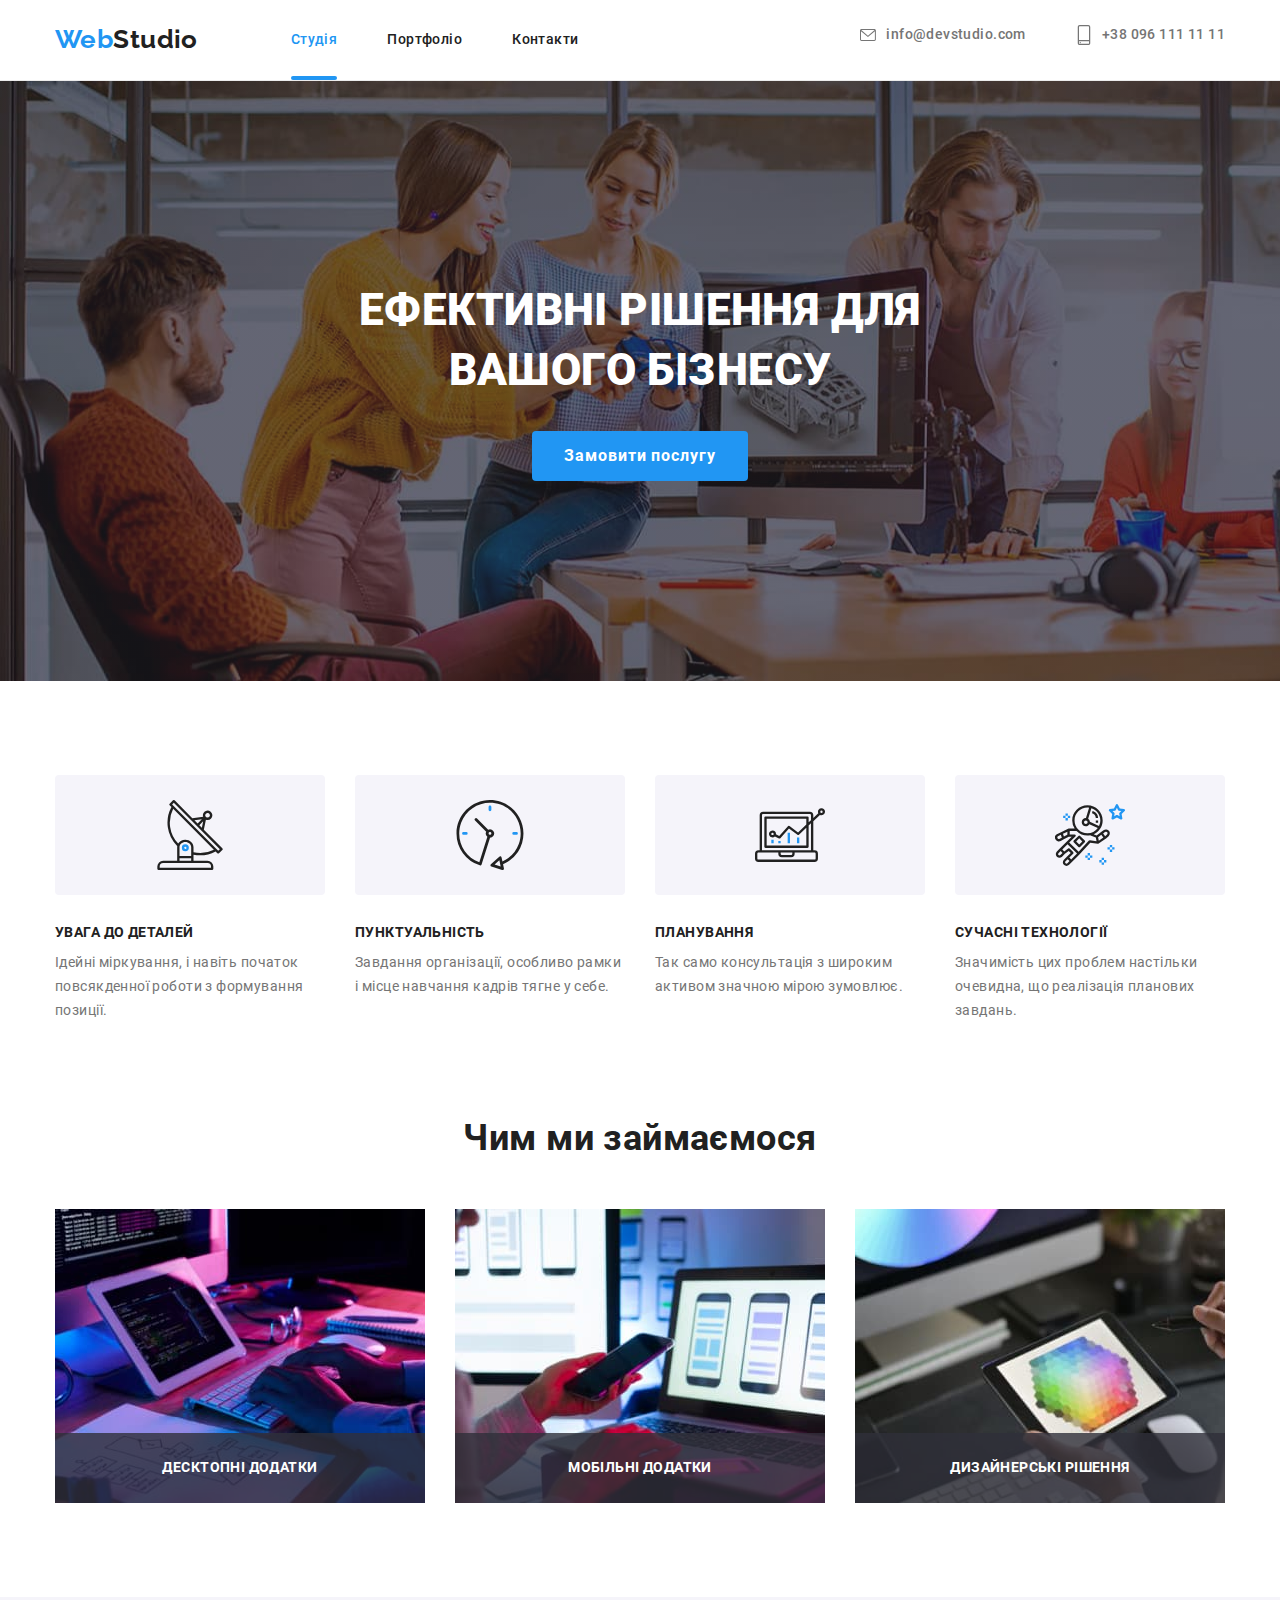
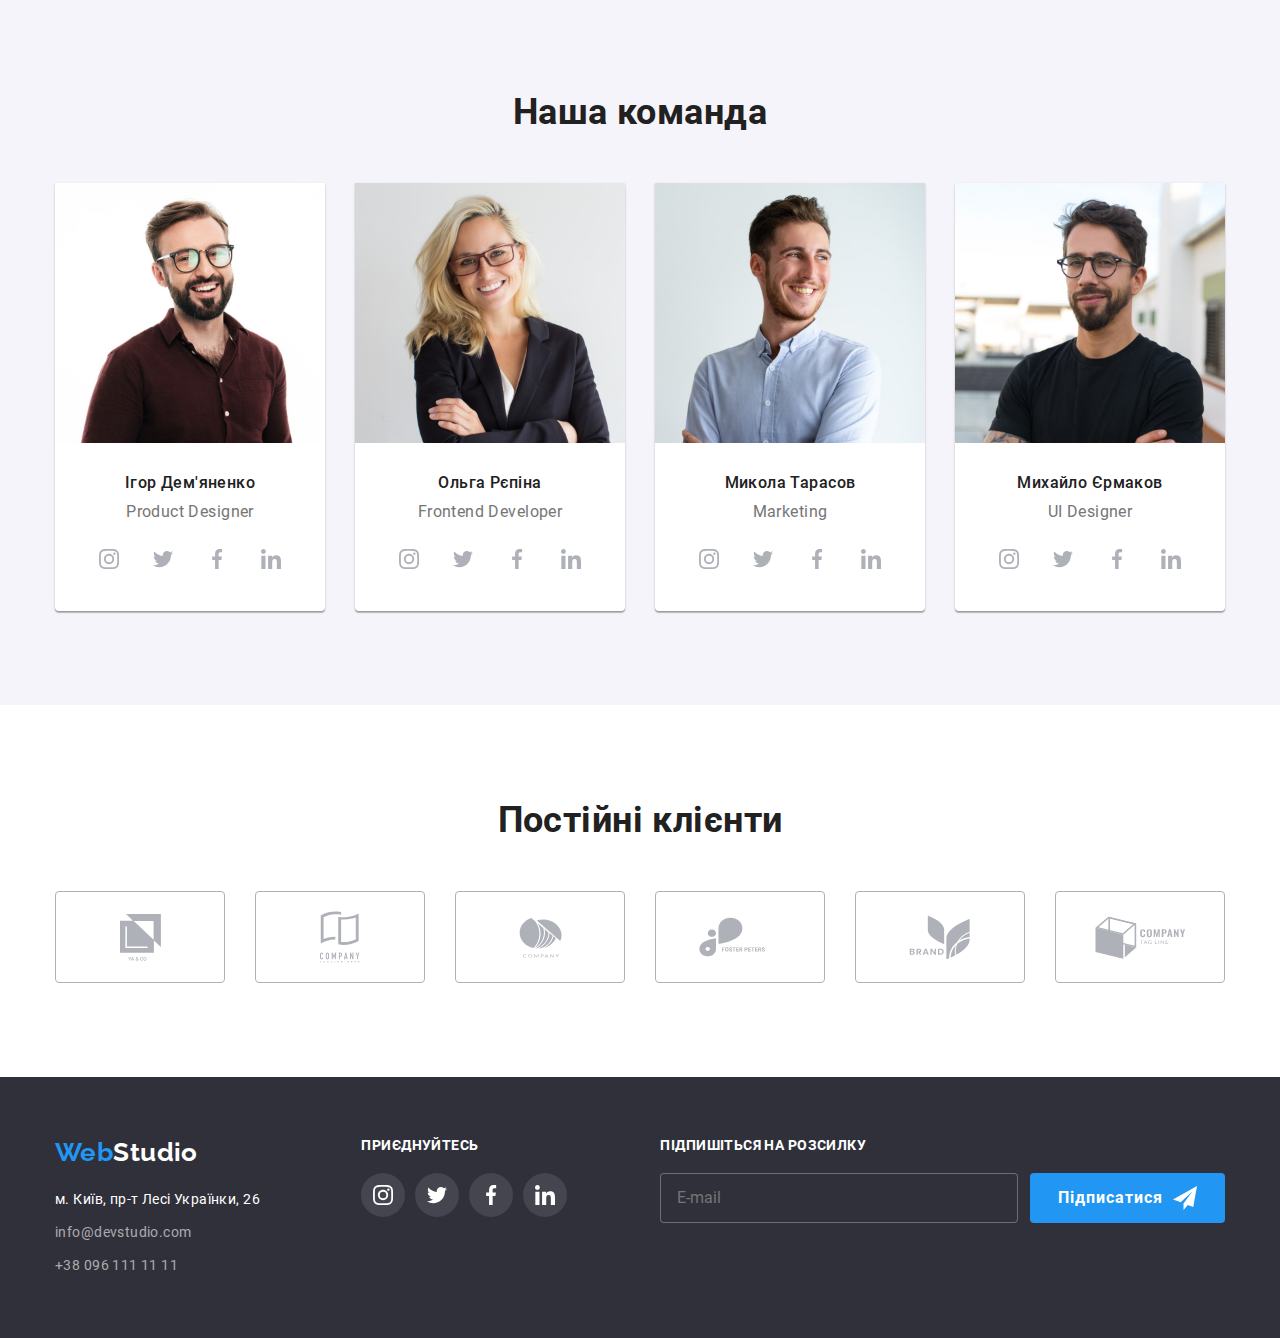
<file: index.html>
<!DOCTYPE html>
<html lang="uk">
  <head>
    <meta charset="UTF-8" />
    <meta http-equiv="X-UA-Compatible" content="IE=edge" />
    <meta name="viewport" content="width=device-width, initial-scale=1.0" />
    <title>goit-markup-hw-07</title>
    <link href="./css/main.min.css" rel="stylesheet" type="text/css" />
  </head>
  <body>
    <!-- heder -->
    <header class="header">
      <div class="container">
        <div class="header__container">
          <a class="logo" href="/" lang="en">
            <span class="logo__color">Web</span>Studio
          </a>
          <!-- navigation -->
          <button class="header__burger-menu js-open-menu">
            <svg width="40" height="40">
              <use href="./images/icon.svg#menu_40px"></use>
            </svg>
          </button>
          <nav class="header__menu">
            <ul class="header__nav">
              <li>
                <a class="header__nav-link header__nav-link--active" href="./index.html"
                  >Студія</a
                >
              </li>
              <li>
                <a class="header__nav-link" href="./portfolio.html">Портфоліо</a>
              </li>
              <li>
                <a class="header__nav-link" href="#">Контакти</a>
              </li>
            </ul>
            <ul class="header__contact">
              <li class="header__contact-item">
                <a class="header__contact-link" href="mailto:info@devstudio.com">
                  <svg class="header__contact-icon" width="12" height="12">
                    <use href="./images/icon.svg#mail"></use>
                  </svg>
                  <span>info@devstudio.com</span>
                </a>
              </li>
              <li class="header__contact-item">
                <a class="header__contact-link" href="tel:+380961111111">
                  <svg class="header__contact-icon" width="12" height="12">
                    <use href="./images/icon.svg#smartphone"></use>
                  </svg>
                  <span>+38 096 111 11 11</span>
                </a>
              </li>
            </ul>
          </nav>
        </div>
      </div>
    </header>

    <main>
      <!-- hero -->
      <section class="hero">
        <div class="container">
          <h1 class="hero__title">Ефективні рішення для вашого бізнесу</h1>
          <button class="primary-btn" type="button" data-modal-open>
            Замовити послугу
          </button>
        </div>
      </section>

      <!-- benefits -->
      <section class="benefits section section--mobile">
        <div class="container">
          <h2 class="benefits__title visually-hidden">Наші переваги</h2>
          <ul class="benefits__list">
            <li class="benefits__item">
              <div class="benefits__icon">
                <svg width="70" height="70">
                  <use href="./images/icon.svg#antenna"></use>
                </svg>
              </div>
              <h3 class="benefits__subtitle">УВАГА ДО ДЕТАЛЕЙ</h3>
              <p class="benefits__text">
                Ідейні міркування, і навіть початок повсякденної роботи з формування
                позиції.
              </p>
            </li>
            <li class="benefits__item">
              <div class="benefits__icon">
                <svg width="70" height="70">
                  <use href="./images/icon.svg#clock"></use>
                </svg>
              </div>
              <h3 class="benefits__subtitle">ПУНКТУАЛЬНІСТЬ</h3>
              <p class="benefits__text">
                Завдання організації, особливо рамки і місце навчання кадрів тягне у себе.
              </p>
            </li>
            <li class="benefits__item">
              <div class="benefits__icon">
                <svg width="70" height="70">
                  <use href="./images/icon.svg#diagram"></use>
                </svg>
              </div>
              <h3 class="benefits__subtitle">ПЛАНУВАННЯ</h3>
              <p class="benefits__text">
                Так само консультація з широким активом значною мірою зумовлює.
              </p>
            </li>
            <li class="benefits__item">
              <div class="benefits__icon">
                <svg width="70" height="70">
                  <use href="./images/icon.svg#astronaut"></use>
                </svg>
              </div>
              <h3 class="benefits__subtitle">СУЧАСНІ ТЕХНОЛОГІЇ</h3>
              <p class="benefits__text">
                Значимість цих проблем настільки очевидна, що реалізація планових завдань.
              </p>
            </li>
          </ul>
        </div>
      </section>

      <!-- services -->
      <section class="services section">
        <div class="container">
          <h2 class="section-title">Чим ми займаємося</h2>
          <ul class="services__list">
            <li>
              <a class="services__link" href="#">
                <img
                  srcset="./images/site.jpg 1x, ./images/site@2x.jpg 2x"
                  src="./images/site.jpg"
                  alt="розробка сайтів"
                  width="370"
                  height="297"
                />
                <div class="services__overlay">
                  <p class="services__text">Десктопні додатки</p>
                </div>
              </a>
            </li>
            <li>
              <a class="services__link" href="#">
                <img
                  srcset="./images/application.jpg 1x, ./images/application@2x.jpg 2x"
                  src="./images/application.jpg"
                  alt="розробка додатків"
                  width="370"
                  height="297"
                />
                <div class="services__overlay">
                  <p class="services__text">Мобільні додатки</p>
                </div>
              </a>
            </li>
            <li>
              <a class="services__link" href="#">
                <img
                  srcset="./images/design.jpg 1x, ./images/design@2x.jpg 2x"
                  src="./images/design.jpg"
                  alt="розробка дизайну"
                  width="370"
                  height="297"
                />
                <div class="services__overlay">
                  <p class="services__text">Дизайнерські рішення</p>
                </div>
              </a>
            </li>
          </ul>
        </div>
      </section>

      <!-- team -->
      <section class="team section section--mobile">
        <div class="container">
          <h2 class="section-title">Наша команда</h2>
          <ul class="team__list">
            <li class="team__item">
              <img
                srcset="
                  ./images/product-designer.jpg    1x,
                  ./images/product-designer@2x.jpg 2x
                "
                src="./images/product-designer.jpg"
                alt="фото Ігор Дем'яненко"
              />
              <div class="team__content">
                <h3 class="team__subtitle">Ігор Дем'яненко</h3>
                <p class="team__text" lang="en">Product Designer</p>
              </div>
              <ul class="social-list">
                <li>
                  <a class="social-list__link" href="#">
                    <svg width="20" height="20">
                      <use href="./images/icon.svg#instagram"></use>
                    </svg>
                  </a>
                </li>
                <li>
                  <a class="social-list__link" href="#">
                    <svg width="20" height="20">
                      <use href="./images/icon.svg#twitter"></use>
                    </svg>
                  </a>
                </li>
                <li>
                  <a class="social-list__link" href="#">
                    <svg width="20" height="20">
                      <use href="./images/icon.svg#facebook"></use>
                    </svg>
                  </a>
                </li>
                <li>
                  <a class="social-list__link" href="#">
                    <svg width="20" height="20">
                      <use href="./images/icon.svg#linkedin"></use>
                    </svg>
                  </a>
                </li>
              </ul>
            </li>
            <li class="team__item">
              <img
                srcset="
                  ./images/frontend-developer.jpg    1x,
                  ./images/frontend-developer@2x.jpg 2x
                "
                src="./images/frontend-developer.jpg"
                alt="фото Ольга Рєпіна"
              />
              <div class="team__content">
                <h3 class="team__subtitle">Ольга Рєпіна</h3>
                <p class="team__text" lang="en">Frontend Developer</p>
              </div>
              <ul class="social-list">
                <li>
                  <a class="social-list__link" href="#">
                    <svg width="20" height="20">
                      <use href="./images/icon.svg#instagram"></use>
                    </svg>
                  </a>
                </li>
                <li>
                  <a class="social-list__link" href="#">
                    <svg width="20" height="20">
                      <use href="./images/icon.svg#twitter"></use>
                    </svg>
                  </a>
                </li>
                <li>
                  <a class="social-list__link" href="#">
                    <svg width="20" height="20">
                      <use href="./images/icon.svg#facebook"></use>
                    </svg>
                  </a>
                </li>
                <li>
                  <a class="social-list__link" href="#">
                    <svg width="20" height="20">
                      <use href="./images/icon.svg#linkedin"></use>
                    </svg>
                  </a>
                </li>
              </ul>
            </li>
            <li class="team__item">
              <img
                srcset="./images/marketing.jpg 1x, ./images/marketing@2x.jpg 2x"
                src="./images/marketing.jpg"
                alt="фото Микола Тарасов"
              />
              <div class="team__content">
                <h3 class="team__subtitle">Микола Тарасов</h3>
                <p class="team__text" lang="en">Marketing</p>
              </div>
              <ul class="social-list">
                <li>
                  <a class="social-list__link" href="#">
                    <svg width="20" height="20">
                      <use href="./images/icon.svg#instagram"></use>
                    </svg>
                  </a>
                </li>
                <li>
                  <a class="social-list__link" href="#">
                    <svg width="20" height="20">
                      <use href="./images/icon.svg#twitter"></use>
                    </svg>
                  </a>
                </li>
                <li>
                  <a class="social-list__link" href="#">
                    <svg width="20" height="20">
                      <use href="./images/icon.svg#facebook"></use>
                    </svg>
                  </a>
                </li>
                <li>
                  <a class="social-list__link" href="#">
                    <svg width="20" height="20">
                      <use href="./images/icon.svg#linkedin"></use>
                    </svg>
                  </a>
                </li>
              </ul>
            </li>
            <li class="team__item">
              <img
                srcset="./images/ui-designer.jpg 1x, ./images/ui-designer@2x.jpg 2x"
                src="./images/ui-designer.jpg"
                alt="фото Михайло Єрмаков"
              />
              <div class="team__content">
                <h3 class="team__subtitle">Михайло Єрмаков</h3>
                <p class="team__text" lang="en">UI Designer</p>
              </div>
              <ul class="social-list">
                <li>
                  <a class="social-list__link" href="#">
                    <svg width="20" height="20">
                      <use href="./images/icon.svg#instagram"></use>
                    </svg>
                  </a>
                </li>
                <li>
                  <a class="social-list__link" href="#">
                    <svg width="20" height="20">
                      <use href="./images/icon.svg#twitter"></use>
                    </svg>
                  </a>
                </li>
                <li>
                  <a class="social-list__link" href="#">
                    <svg width="20" height="20">
                      <use href="./images/icon.svg#facebook"></use>
                    </svg>
                  </a>
                </li>
                <li>
                  <a class="social-list__link" href="#">
                    <svg width="20" height="20">
                      <use href="./images/icon.svg#linkedin"></use>
                    </svg>
                  </a>
                </li>
              </ul>
            </li>
          </ul>
        </div>
      </section>

      <!-- clients -->
      <section class="clients section section--mobile">
        <div class="container">
          <h2 class="section-title">Постійні клієнти</h2>
          <ul class="clients__list">
            <li>
              <a class="clients__link" href="#">
                <svg width="41" height="47">
                  <use href="./images/icon.svg#group-0"></use>
                </svg>
              </a>
            </li>
            <li>
              <a class="clients__link" href="#">
                <svg width="40" height="52">
                  <use href="./images/icon.svg#group-1"></use>
                </svg>
              </a>
            </li>
            <li>
              <a class="clients__link" href="#">
                <svg width="43" height="41">
                  <use href="./images/icon.svg#group-2"></use>
                </svg>
              </a>
            </li>
            <li>
              <a class="clients__link" href="#">
                <svg width="84" height="40">
                  <use href="./images/icon.svg#group-3"></use>
                </svg>
              </a>
            </li>
            <li>
              <a class="clients__link" href="#">
                <svg width="62" height="45">
                  <use href="./images/icon.svg#group-4"></use>
                </svg>
              </a>
            </li>
            <li>
              <a class="clients__link" href="#">
                <svg width="93" height="43">
                  <use href="./images/icon.svg#group-5"></use>
                </svg>
              </a>
            </li>
          </ul>
        </div>
      </section>
    </main>

    <!-- footer -->
    <footer class="footer">
      <div class="container">
        <div class="footer__container">
          <div class="footer__adress">
            <a class="logo footer__logo" href="/" lang="en">
              <span class="logo__color">Web</span>Studio
            </a>
            <address>
              <ul class="footer__list">
                <li>
                  <a
                    class="footer__link footer__link--light"
                    href="https://goo.gl/maps/CPtrU1FHBa2aNyZL9"
                    target="_blank"
                    rel="noopener noreferrer nofollow"
                    >м. Київ, пр-т Лесі Українки, 26</a
                  >
                </li>
                <li>
                  <a class="footer__link" href="mailto:info@devstudio.com"
                    >info@devstudio.com</a
                  >
                </li>
                <li>
                  <a class="footer__link" href="tel:+380961111111">+38 096 111 11 11</a>
                </li>
              </ul>
            </address>
          </div>
          <div class="footer__social">
            <h3 class="footer__subtitle">приєднуйтесь</h3>
            <ul class="social-list">
              <li>
                <a class="social-list__link social-list__link--inverse" href="#">
                  <svg width="20" height="20">
                    <use href="./images/icon.svg#instagram"></use>
                  </svg>
                </a>
              </li>
              <li>
                <a class="social-list__link social-list__link--inverse" href="#">
                  <svg width="20" height="20">
                    <use href="./images/icon.svg#twitter"></use>
                  </svg>
                </a>
              </li>
              <li>
                <a class="social-list__link social-list__link--inverse" href="#">
                  <svg width="20" height="20">
                    <use href="./images/icon.svg#facebook"></use>
                  </svg>
                </a>
              </li>
              <li>
                <a class="social-list__link social-list__link--inverse" href="#">
                  <svg width="20" height="20">
                    <use href="./images/icon.svg#linkedin"></use>
                  </svg>
                </a>
              </li>
            </ul>
          </div>
          <div>
            <form class="footer__form">
              <label>
                <h3 class="footer__subtitle">Підпишіться на розсилку</h3>
                <input
                  class="footer__input"
                  type="email"
                  name="email"
                  placeholder="E-mail"
                />
              </label>
              <button class="primary-btn primary-btn__subscription" type="submit">
                Підписатися
                <svg class="footer__icon" width="24" height="24">
                  <use href="./images/icon.svg#icon-send"></use>
                </svg>
              </button>
            </form>
          </div>
        </div>
      </div>
    </footer>

    <!-- mobile-menu -->
    <div class="mobile-menu js-menu-container">
      <div class="container">
        <button class="mobile-menu__close-button js-close-menu">
          <svg class="mobile-menu__icon" width="40" height="40">
            <use href="./images/icon.svg#close_40px"></use>
          </svg>
        </button>
        <nav class="mobile-menu__nav">
          <div class="mobile-menu__container">
            <ul class="mobile__nav">
              <li>
                <a class="mobile__nav-link" href="./index.html">Студія</a>
              </li>
              <li>
                <a class="mobile__nav-link" href="./portfolio.html">Портфоліо</a>
              </li>
              <li>
                <a class="mobile__nav-link" href="#">Контакти</a>
              </li>
            </ul>
            <ul class="mobile__contact">
              <li class="mobile__contact-phone">
                <a
                  class="mobile__contact-link mobile__contact-link--phone"
                  href="tel:+380961111111"
                >
                  <span>+38 096 111 11 11</span>
                </a>
              </li>
              <li class="mobile__contact-mail">
                <a
                  class="mobile__contact-link mobile__contact-link--mail"
                  href="mailto:info@devstudio.com"
                >
                  <span>info@devstudio.com</span>
                </a>
              </li>
            </ul>
          </div>

          <ul class="mobile__social">
            <li><a class="mobile__social-link" href="#">Instagram</a></li>
            <li><a class="mobile__social-link" href="#">Twitter</a></li>
            <li><a class="mobile__social-link" href="#">Facebook</a></li>
            <li><a class="mobile__social-link" href="#">LinkedIn</a></li>
          </ul>
        </nav>
      </div>
    </div>

    <!-- modal -->

    <div class="backdrop is-hidden" data-modal>
      <div class="modal">
        <p class="modal__title">Залиште свої дані, ми вам передзвонимо</p>
        <form name="registration" autocomplete="on">
          <label>
            <span class="modal__label">Ім'я</span>
            <div class="modal__input-wrapper">
              <input class="modal__input" type="text" name="name" />
              <svg class="modal__icon" width="18" height="18">
                <use href="./images/icon.svg#person"></use>
              </svg>
            </div>
          </label>
          <label>
            <span class="modal__label">Телефон</span>
            <div class="modal__input-wrapper">
              <input class="modal__input" type="tel" name="tel" />
              <svg class="modal__icon" width="18" height="18">
                <use href="./images/icon.svg#phone"></use>
              </svg>
            </div>
          </label>
          <label>
            <span class="modal__label">Пошта</span>
            <div class="modal__input-wrapper">
              <input class="modal__input" type="email" name="email" />
              <svg class="modal__icon" width="18" height="18">
                <use href="./images/icon.svg#email"></use>
              </svg>
            </div>
          </label>
          <label>
            <span class="modal__label">Коментар</span>
            <textarea
              class="modal__textarea"
              name="feedback"
              rows="5"
              placeholder="Введіть текст"
            ></textarea>
          </label>
          <label class="modal__checkbox-label">
            <input class="modal__checkbox" type="checkbox" name="license" value="1111" />
            <svg class="modal__checkbox-icon" width="11" height="8">
              <use href="./images/icon.svg#icon-check"></use>
            </svg>
            <p class="modal__checkbox-text">
              Погоджуюся з розсилкою та приймаю
              <a class="modal__checkbox-link" href="#">Умови договору</a>
            </p>
          </label>
          <button class="primary-btn primary-btn__submit" type="submit">
            Відправити
          </button>
        </form>
        <button class="close-btn" type="button" data-modal-close>
          <svg width="18" height="18">
            <use href="./images/icon.svg#close"></use>
          </svg>
        </button>
      </div>
    </div>
    <script src="./js/mobile-menu.js"></script>
    <script src="./js/modal.js"></script>
  </body>
</html>
</file>
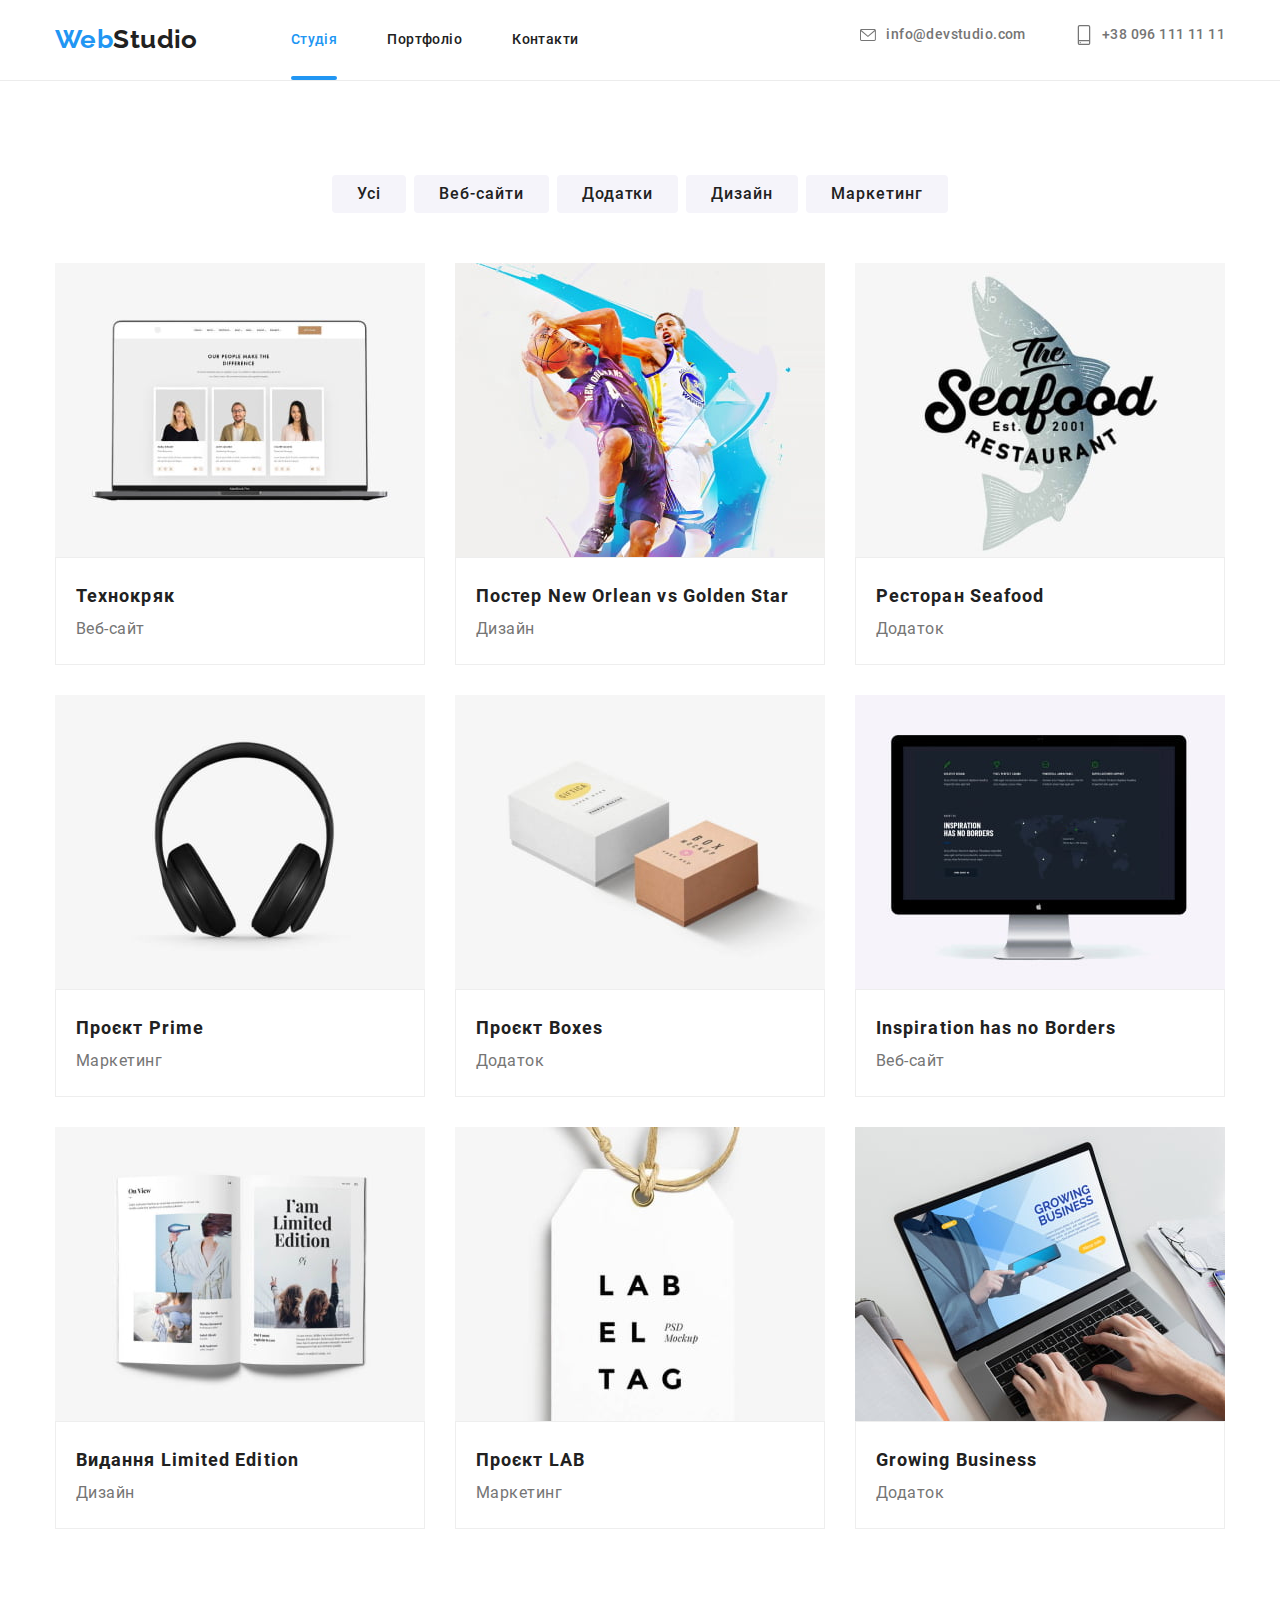
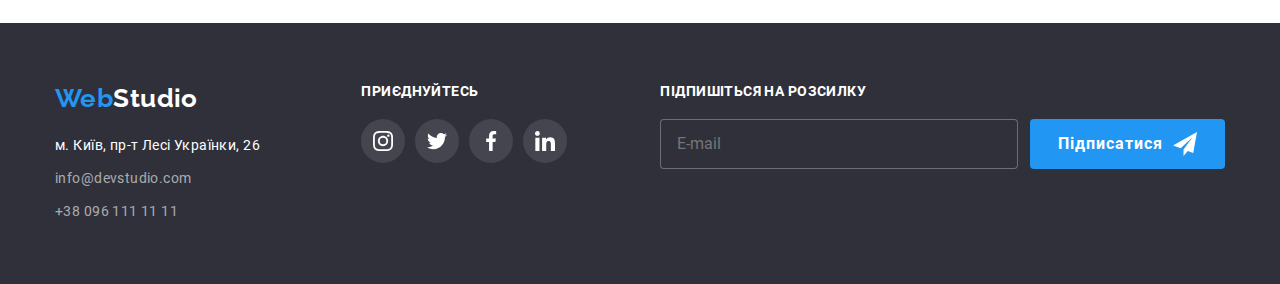
<file: portfolio.html>
<!DOCTYPE html>
<html lang="uk">
  <head>
    <meta charset="UTF-8" />
    <meta http-equiv="X-UA-Compatible" content="IE=edge" />
    <meta name="viewport" content="width=device-width, initial-scale=1.0" />
    <title>goit-markup-hw-07</title>
    <link href="./css/main.min.css" rel="stylesheet" type="text/css" />
  </head>
  <body>
    <!-- heder -->
    <header class="header">
      <div class="container">
        <div class="header__container">
          <a class="logo" href="/" lang="en">
            <span class="logo__color">Web</span>Studio
          </a>
          <!-- navigation -->
          <button class="header__burger-menu js-open-menu">
            <svg width="40" height="40">
              <use href="./images/icon.svg#menu_40px"></use>
            </svg>
          </button>
          <nav class="header__menu">
            <ul class="header__nav">
              <li>
                <a class="header__nav-link header__nav-link--active" href="./index.html"
                  >Студія</a
                >
              </li>
              <li>
                <a class="header__nav-link" href="./portfolio.html">Портфоліо</a>
              </li>
              <li>
                <a class="header__nav-link" href="#">Контакти</a>
              </li>
            </ul>
            <ul class="header__contact">
              <li class="header__contact-item">
                <a class="header__contact-link" href="mailto:info@devstudio.com">
                  <svg class="header__contact-icon" width="12" height="12">
                    <use href="./images/icon.svg#mail"></use>
                  </svg>
                  <span>info@devstudio.com</span>
                </a>
              </li>
              <li class="header__contact-item">
                <a class="header__contact-link" href="tel:+380961111111">
                  <svg class="header__contact-icon" width="12" height="12">
                    <use href="./images/icon.svg#smartphone"></use>
                  </svg>
                  <span>+38 096 111 11 11</span>
                </a>
              </li>
            </ul>
          </nav>
        </div>
      </div>
    </header>

    <main>
      <!-- nav -->
      <section class="work section">
        <div class="container">
          <ul class="work__nav">
            <li><button class="work-btn" type="button">Усі</button></li>
            <li><button class="work-btn" type="button">Веб-сайти</button></li>
            <li><button class="work-btn" type="button">Додатки</button></li>
            <li><button class="work-btn" type="button">Дизайн</button></li>
            <li><button class="work-btn" type="button">Маркетинг</button></li>
          </ul>

          <ul class="work__list">
            <li class="work__item">
              <a class="work__link" href="#">
                <div class="work__overlay">
                  <div class="work__overlay-inner">
                    <p class="work__overlay-text">
                      Ресурс пропонує комплексні пропозиції з різним рівнем функціоналу та
                      сервісів. Все це дозволить відвідувачу отримати вичерпні відомості
                      про компанію чи приватну особу.
                    </p>
                  </div>
                </div>

                <img
                  src="./images/tech.jpg"
                  alt="Сайт Технокряк"
                  width="370"
                  height="294"
                />

                <div class="work__content">
                  <h3 class="work__content-title">Технокряк</h3>
                  <p class="work__content-text">Веб-сайт</p>
                </div>
              </a>
            </li>
            <li class="work__item">
              <a class="work__link" href="#">
                <div class="work__overlay">
                  <div class="work__overlay-inner">
                    <p class="work__overlay-text">
                      Ресурс пропонує комплексні пропозиції з різним рівнем функціоналу та
                      сервісів. Все це дозволить відвідувачу отримати вичерпні відомості
                      про компанію чи приватну особу.
                    </p>
                  </div>
                </div>
                <img
                  src="./images/new-orlean.jpg"
                  alt="Постер"
                  width="370"
                  height="294"
                />

                <div class="work__content">
                  <h3 class="work__content-title">Постер New Orlean vs Golden Star</h3>
                  <p class="work__content-text">Дизайн</p>
                </div>
              </a>
            </li>
            <li class="work__item">
              <a class="work__link" href="#">
                <div class="work__overlay">
                  <div class="work__overlay-inner">
                    <p class="work__overlay-text">
                      Ресурс пропонує комплексні пропозиції з різним рівнем функціоналу та
                      сервісів. Все це дозволить відвідувачу отримати вичерпні відомості
                      про компанію чи приватну особу.
                    </p>
                  </div>
                </div>
                <img
                  src="./images/seafood.jpg"
                  alt="Лого рибний ресторан"
                  width="370"
                  height="294"
                />
                <div class="work__content">
                  <h3 class="work__content-title">Ресторан Seafood</h3>
                  <p class="work__content-text">Додаток</p>
                </div>
              </a>
            </li>
            <li class="work__item">
              <a class="work__link" href="#">
                <div class="work__overlay">
                  <div class="work__overlay-inner">
                    <p class="work__overlay-text">
                      Ресурс пропонує комплексні пропозиції з різним рівнем функціоналу та
                      сервісів. Все це дозволить відвідувачу отримати вичерпні відомості
                      про компанію чи приватну особу.
                    </p>
                  </div>
                </div>
                <img src="./images/prime.jpg" alt="Навушники" width="370" height="294" />
                <div class="work__content">
                  <h3 class="work__content-title">Проєкт Prime</h3>
                  <p class="work__content-text">Маркетинг</p>
                </div>
              </a>
            </li>
            <li class="work__item">
              <a class="work__link" href="#">
                <div class="work__overlay">
                  <div class="work__overlay-inner">
                    <p class="work__overlay-text">
                      Ресурс пропонує комплексні пропозиції з різним рівнем функціоналу та
                      сервісів. Все це дозволить відвідувачу отримати вичерпні відомості
                      про компанію чи приватну особу.
                    </p>
                  </div>
                </div>
                <img src="./images/boxes.jpg" alt="Упаковка" width="370" height="294" />
                <div class="work__content">
                  <h3 class="work__content-title">Проєкт Boxes</h3>
                  <p class="work__content-text">Додаток</p>
                </div>
              </a>
            </li>
            <li class="work__item">
              <a class="work__link" href="#">
                <div class="work__overlay">
                  <div class="work__overlay-inner">
                    <p class="work__overlay-text">
                      Ресурс пропонує комплексні пропозиції з різним рівнем функціоналу та
                      сервісів. Все це дозволить відвідувачу отримати вичерпні відомості
                      про компанію чи приватну особу.
                    </p>
                  </div>
                </div>
                <img src="./images/inspiration.jpg" alt="Сайт" width="370" height="294" />
                <div class="work__content">
                  <h3 class="work__content-title">Inspiration has no Borders</h3>
                  <p class="work__content-text">Веб-сайт</p>
                </div>
              </a>
            </li>
            <li class="work__item">
              <a class="work__link" href="#">
                <div class="work__overlay">
                  <div class="work__overlay-inner">
                    <p class="work__overlay-text">
                      Ресурс пропонує комплексні пропозиції з різним рівнем функціоналу та
                      сервісів. Все це дозволить відвідувачу отримати вичерпні відомості
                      про компанію чи приватну особу.
                    </p>
                  </div>
                </div>
                <img
                  src="./images/limited-edition.jpg"
                  alt="Буклет"
                  width="370"
                  height="294"
                />
                <div class="work__content">
                  <h3 class="work__content-title">Видання Limited Edition</h3>
                  <p class="work__content-text">Дизайн</p>
                </div>
              </a>
            </li>
            <li class="work__item">
              <a class="work__link" href="#">
                <div class="work__overlay">
                  <div class="work__overlay-inner">
                    <p class="work__overlay-text">
                      Ресурс пропонує комплексні пропозиції з різним рівнем функціоналу та
                      сервісів. Все це дозволить відвідувачу отримати вичерпні відомості
                      про компанію чи приватну особу.
                    </p>
                  </div>
                </div>
                <img src="./images/label.jpg" alt="Бірка" width="370" height="294" />
                <div class="work__content">
                  <h3 class="work__content-title">Проєкт LAB</h3>
                  <p class="work__content-text">Маркетинг</p>
                </div>
              </a>
            </li>
            <li class="work__item">
              <a class="work__link" href="#">
                <div class="work__overlay">
                  <div class="work__overlay-inner">
                    <p class="work__overlay-text">
                      Ресурс пропонує комплексні пропозиції з різним рівнем функціоналу та
                      сервісів. Все це дозволить відвідувачу отримати вичерпні відомості
                      про компанію чи приватну особу.
                    </p>
                  </div>
                </div>
                <img src="./images/business.jpg" alt="Додаток" width="370" height="294" />
                <div class="work__content">
                  <h3 class="work__content-title">Growing Business</h3>
                  <p class="work__content-text">Додаток</p>
                </div>
              </a>
            </li>
          </ul>
        </div>
      </section>
    </main>

    <!-- footer -->
    <footer class="footer">
      <div class="container">
        <div class="footer__container">
          <div class="footer__adress">
            <a class="logo footer__logo" href="/" lang="en">
              <span class="logo__color">Web</span>Studio
            </a>
            <address>
              <ul class="footer__list">
                <li>
                  <a
                    class="footer__link footer__link--light"
                    href="https://goo.gl/maps/CPtrU1FHBa2aNyZL9"
                    target="_blank"
                    rel="noopener noreferrer nofollow"
                    >м. Київ, пр-т Лесі Українки, 26</a
                  >
                </li>
                <li>
                  <a class="footer__link" href="mailto:info@devstudio.com"
                    >info@devstudio.com</a
                  >
                </li>
                <li>
                  <a class="footer__link" href="tel:+380961111111">+38 096 111 11 11</a>
                </li>
              </ul>
            </address>
          </div>
          <div class="footer__social">
            <h3 class="footer__subtitle">приєднуйтесь</h3>
            <ul class="social-list">
              <li>
                <a class="social-list__link social-list__link--inverse" href="#">
                  <svg width="20" height="20">
                    <use href="./images/icon.svg#instagram"></use>
                  </svg>
                </a>
              </li>
              <li>
                <a class="social-list__link social-list__link--inverse" href="#">
                  <svg width="20" height="20">
                    <use href="./images/icon.svg#twitter"></use>
                  </svg>
                </a>
              </li>
              <li>
                <a class="social-list__link social-list__link--inverse" href="#">
                  <svg width="20" height="20">
                    <use href="./images/icon.svg#facebook"></use>
                  </svg>
                </a>
              </li>
              <li>
                <a class="social-list__link social-list__link--inverse" href="#">
                  <svg width="20" height="20">
                    <use href="./images/icon.svg#linkedin"></use>
                  </svg>
                </a>
              </li>
            </ul>
          </div>
          <div>
            <form class="footer__form">
              <label>
                <h3 class="footer__subtitle">Підпишіться на розсилку</h3>
                <input
                  class="footer__input"
                  type="email"
                  name="email"
                  placeholder="E-mail"
                />
              </label>
              <button class="primary-btn primary-btn__subscription" type="submit">
                Підписатися
                <svg class="footer__icon" width="24" height="24">
                  <use href="./images/icon.svg#icon-send"></use>
                </svg>
              </button>
            </form>
          </div>
        </div>
      </div>
    </footer>
  </body>
</html>
</file>
<file: css/main.min.css>
/*! modern-normalize v1.1.0 | MIT License | https://github.com/sindresorhus/modern-normalize */*,::before,::after{-webkit-box-sizing:border-box;box-sizing:border-box}html{line-height:1.15;-webkit-text-size-adjust:100%;-moz-tab-size:4;-o-tab-size:4;tab-size:4}body{margin:0;font-family:system-ui,-apple-system,"Segoe UI",Roboto,Helvetica,Arial,sans-serif,"Apple Color Emoji","Segoe UI Emoji"}hr{height:0;color:inherit}abbr[title]{-webkit-text-decoration:underline dotted;text-decoration:underline dotted}b,strong{font-weight:bolder}code,kbd,samp,pre{font-family:ui-monospace,SFMono-Regular,Consolas,"Liberation Mono",Menlo,monospace;font-size:1em}small{font-size:80%}sub,sup{font-size:75%;line-height:0;position:relative;vertical-align:baseline}sub{bottom:-0.25em}sup{top:-0.5em}table{text-indent:0;border-color:inherit}button,input,optgroup,select,textarea{font-family:inherit;font-size:100%;line-height:1.15;margin:0}button,select{text-transform:none}button,[type=button],[type=reset],[type=submit]{-webkit-appearance:button}::-moz-focus-inner{border-style:none;padding:0}:-moz-focusring{outline:1px dotted ButtonText}:-moz-ui-invalid{box-shadow:none}legend{padding:0}progress{vertical-align:baseline}::-webkit-inner-spin-button,::-webkit-outer-spin-button{height:auto}[type=search]{-webkit-appearance:textfield;outline-offset:-2px}::-webkit-search-decoration{-webkit-appearance:none}::-webkit-file-upload-button{-webkit-appearance:button;font:inherit}summary{display:list-item}@font-face{font-family:"Roboto";font-style:normal;font-weight:400;src:local(""),url("../fonts/roboto-v30-latin_cyrillic-regular.woff2") format("woff2"),url("../fonts/roboto-v30-latin_cyrillic-regular.woff") format("woff")}@font-face{font-family:"Roboto";font-style:normal;font-weight:500;src:local(""),url("../fonts/roboto-v30-latin_cyrillic-500.woff2") format("woff2"),url("../fonts/roboto-v30-latin_cyrillic-500.woff") format("woff")}@font-face{font-family:"Roboto";font-style:normal;font-weight:700;src:local(""),url("../fonts/roboto-v30-latin_cyrillic-700.woff2") format("woff2"),url("../fonts/roboto-v30-latin_cyrillic-700.woff") format("woff")}@font-face{font-family:"Roboto";font-style:normal;font-weight:900;src:local(""),url("../fonts/roboto-v30-latin_cyrillic-900.woff2") format("woff2"),url("../fonts/roboto-v30-latin_cyrillic-900.woff") format("woff")}@font-face{font-family:"Raleway";font-style:normal;font-weight:400;src:local(""),url("../fonts/raleway-v28-latin-regular.woff2") format("woff2"),url("../fonts/raleway-v28-latin-regular.woff") format("woff")}@font-face{font-family:"Raleway";font-style:normal;font-weight:700;src:local(""),url("../fonts/raleway-v28-latin-700.woff2") format("woff2"),url("../fonts/raleway-v28-latin-700.woff") format("woff")}:root{--primary-text-color: #757575;--secondary-text-color: #212121;--primary-background-color: #ffffff;--secondary-background-color: #f5f4fa;--accent-color: #2196f3;--bp-mobile: 480px;--bp-tablet: 768px;--bp-desktop: 1200px}h1,h2,h3,h4,h5,h6,p,ul,ol{margin:0;padding:0;list-style:none}body{font-family:"Roboto",sans-serif;font-size:14px;letter-spacing:.03em;background-color:var(--primary-background-color);color:var(--primary-text-color)}img{display:block;max-width:100%;height:auto}a,button{cursor:pointer}.visually-hidden{position:absolute;white-space:nowrap;width:1px;height:1px;overflow:hidden;border:0;padding:0;clip:rect(0 0 0 0);-webkit-clip-path:inset(50%);clip-path:inset(50%);margin:-1px}.container{max-width:480px;padding-left:15px;padding-right:15px;margin-left:auto;margin-right:auto}@media(min-width: 768px){.container{max-width:768px}}@media(min-width: 1200px){.container{max-width:1200px}}.section{padding-top:94px;padding-bottom:94px}@media(max-width: 1200px){.section--mobile{padding:60px 0}}.section-title{font-size:28px;margin-bottom:30px;font-weight:700;line-height:1.17;text-align:center;color:var(--secondary-text-color)}@media(min-width: 1200px){.section-title{font-size:36px;margin-bottom:50px}}.primary-btn{padding:10px 32px;font-family:inherit;font-weight:700;font-size:16px;line-height:1.88;letter-spacing:.06em;border:none;border-radius:4px;background-color:var(--accent-color);color:var(--primary-background-color);-webkit-transition:-webkit-box-shadow 250ms cubic-bezier(0.4, 0, 0.2, 1);transition:-webkit-box-shadow 250ms cubic-bezier(0.4, 0, 0.2, 1);transition:box-shadow 250ms cubic-bezier(0.4, 0, 0.2, 1);transition:box-shadow 250ms cubic-bezier(0.4, 0, 0.2, 1), -webkit-box-shadow 250ms cubic-bezier(0.4, 0, 0.2, 1)}.primary-btn:hover,.primary-btn:focus{-webkit-box-shadow:0px 4px 4px rgba(0,0,0,.15);box-shadow:0px 4px 4px rgba(0,0,0,.15)}.work-btn{padding:6px 25px;background-color:var(--secondary-background-color);color:var(--secondary-text-color);font-family:inherit;font-weight:500;font-size:16px;line-height:1.62;letter-spacing:.06em;border:none;border-radius:4px;-webkit-transition:color 250ms cubic-bezier(0.4, 0, 0.2, 1),background-color 250ms cubic-bezier(0.4, 0, 0.2, 1),-webkit-box-shadow 250ms cubic-bezier(0.4, 0, 0.2, 1);transition:color 250ms cubic-bezier(0.4, 0, 0.2, 1),background-color 250ms cubic-bezier(0.4, 0, 0.2, 1),-webkit-box-shadow 250ms cubic-bezier(0.4, 0, 0.2, 1);transition:color 250ms cubic-bezier(0.4, 0, 0.2, 1),background-color 250ms cubic-bezier(0.4, 0, 0.2, 1),box-shadow 250ms cubic-bezier(0.4, 0, 0.2, 1);transition:color 250ms cubic-bezier(0.4, 0, 0.2, 1),background-color 250ms cubic-bezier(0.4, 0, 0.2, 1),box-shadow 250ms cubic-bezier(0.4, 0, 0.2, 1),-webkit-box-shadow 250ms cubic-bezier(0.4, 0, 0.2, 1)}.work-btn:hover,.work-btn:focus{background-color:var(--accent-color);color:var(--primary-background-color);-webkit-box-shadow:0px 3px 1px rgba(0,0,0,.1),0px 1px 2px rgba(0,0,0,.08),0px 2px 2px rgba(0,0,0,.12);box-shadow:0px 3px 1px rgba(0,0,0,.1),0px 1px 2px rgba(0,0,0,.08),0px 2px 2px rgba(0,0,0,.12)}.primary-btn__subscription{display:-webkit-box;display:-ms-flexbox;display:flex;-webkit-box-align:center;-ms-flex-align:center;align-items:center;padding:10px 28px}.primary-btn__submit{display:block;margin:0 auto;width:200px}.close-btn{position:absolute;top:8px;right:8px;display:-webkit-box;display:-ms-flexbox;display:flex;-webkit-box-pack:center;-ms-flex-pack:center;justify-content:center;-webkit-box-align:center;-ms-flex-align:center;align-items:center;width:30px;height:30px;padding:0;border-radius:50%;cursor:pointer;background-color:rgba(0,0,0,0);border:1px solid rgba(0,0,0,.1)}.close-btn:hover{fill:var(--accent-color);-webkit-transition:250ms cubic-bezier(0.4, 0, 0.2, 1);transition:250ms cubic-bezier(0.4, 0, 0.2, 1)}.header{border-bottom:1px solid #ececec}.header__container{display:-webkit-box;display:-ms-flexbox;display:flex;-webkit-box-align:center;-ms-flex-align:center;align-items:center;-webkit-box-pack:justify;-ms-flex-pack:justify;justify-content:space-between;height:80px}.header__burger-menu{border:none;background-color:rgba(0,0,0,0)}@media(min-width: 768px){.header__burger-menu{display:none}}.header__menu{display:none}@media(min-width: 768px){.header__menu{display:-webkit-box;display:-ms-flexbox;display:flex;-webkit-box-align:center;-ms-flex-align:center;align-items:center;-webkit-box-flex:1;-ms-flex-positive:1;flex-grow:1}}.header__nav{display:-webkit-box;display:-ms-flexbox;display:flex;gap:50px}.header__nav-link{position:relative;display:block;padding-top:32px;padding-bottom:32px;color:var(--secondary-text-color);font-weight:500;font-size:14px;line-height:1.14;text-decoration:none;-webkit-transition:color 250ms cubic-bezier(0.4, 0, 0.2, 1);transition:color 250ms cubic-bezier(0.4, 0, 0.2, 1)}.header__nav-link:hover,.header__nav-link:focus{color:var(--accent-color)}.header__nav-link--active{color:var(--accent-color)}.header__nav-link--active::after{content:"";position:absolute;left:0;bottom:0;width:100%;height:4px;border-radius:2px;background-color:var(--accent-color)}.header__contact{margin-left:auto}@media(min-width: 1200px){.header__contact{display:-webkit-box;display:-ms-flexbox;display:flex;gap:50px}}.header__contact-link{display:-webkit-box;display:-ms-flexbox;display:flex;-webkit-box-align:center;-ms-flex-align:center;align-items:center;font-size:12px;font-weight:500;line-height:1.14;color:var(--primary-text-color);fill:var(--primary-text-color);text-decoration:none;-webkit-transition:color 250ms cubic-bezier(0.4, 0, 0.2, 1),fill 250ms cubic-bezier(0.4, 0, 0.2, 1);transition:color 250ms cubic-bezier(0.4, 0, 0.2, 1),fill 250ms cubic-bezier(0.4, 0, 0.2, 1)}.header__contact-link:hover,.header__contact-link:focus{color:var(--accent-color);fill:var(--accent-color)}@media(min-width: 1200px){.header__contact-link{font-size:14px}}.header__contact-item:not(:last-child){margin-bottom:10px}.header__contact-icon{margin-right:10px}@media(min-width: 1200px){.header__contact-icon{width:16px;height:20px}}.logo{display:block;font-family:"Raleway",sans-serif;font-weight:700;font-size:26px;line-height:1.2;text-decoration:none;margin-right:93px;-webkit-transition:color 250ms cubic-bezier(0.4, 0, 0.2, 1);transition:color 250ms cubic-bezier(0.4, 0, 0.2, 1);color:var(--secondary-text-color)}.logo:hover,.logo:focus{color:var(--accent-color)}.logo__color{color:var(--accent-color)}.footer__logo{margin-bottom:20px;color:var(--primary-background-color)}.hero{max-width:480px;margin:0 auto;padding-top:118px;padding-bottom:118px;text-align:center;background-image:-webkit-gradient(linear, left top, left bottom, from(rgba(47, 48, 58, 0.4)), to(rgba(50, 48, 58, 0.4))),url(../images/hero-background480.jpg);background-image:linear-gradient(to bottom, rgba(47, 48, 58, 0.4), rgba(50, 48, 58, 0.4)),url(../images/hero-background480.jpg);background-color:#2f303a}@media(min-device-pixel-ratio: 2),(-webkit-min-device-pixel-ratio: 2),(min-resolution: 192dpi),(min-resolution: 2dppx){.hero{background-image:-webkit-gradient(linear, left top, left bottom, from(rgba(47, 48, 58, 0.4)), to(rgba(50, 48, 58, 0.4))),url(../images/hero-background480@2x.jpg);background-image:linear-gradient(to bottom, rgba(47, 48, 58, 0.4), rgba(50, 48, 58, 0.4)),url(../images/hero-background480@2x.jpg)}}@media(min-width: 768px){.hero{max-width:768px;background-image:-webkit-gradient(linear, left top, left bottom, from(rgba(47, 48, 58, 0.4)), to(rgba(50, 48, 58, 0.4))),url(../images/hero-background768.jpg);background-image:linear-gradient(to bottom, rgba(47, 48, 58, 0.4), rgba(50, 48, 58, 0.4)),url(../images/hero-background768.jpg)}}@media(min-width: 768px)and (min-device-pixel-ratio: 2),(min-width: 768px)and (-webkit-min-device-pixel-ratio: 2),(min-width: 768px)and (min-resolution: 192dpi),(min-width: 768px)and (min-resolution: 2dppx){.hero{background-image:-webkit-gradient(linear, left top, left bottom, from(rgba(47, 48, 58, 0.4)), to(rgba(50, 48, 58, 0.4))),url(../images/hero-background768@2x.jpg);background-image:linear-gradient(to bottom, rgba(47, 48, 58, 0.4), rgba(50, 48, 58, 0.4)),url(../images/hero-background768@2x.jpg)}}@media(min-width: 1200px){.hero{max-width:1600px;padding-top:200px;padding-bottom:200px;background-image:-webkit-gradient(linear, left top, left bottom, from(rgba(47, 48, 58, 0.4)), to(rgba(50, 48, 58, 0.4))),url(../images/hero-background1200.jpg);background-image:linear-gradient(to bottom, rgba(47, 48, 58, 0.4), rgba(50, 48, 58, 0.4)),url(../images/hero-background1200.jpg)}}@media(min-width: 1200px)and (min-device-pixel-ratio: 2),(min-width: 1200px)and (-webkit-min-device-pixel-ratio: 2),(min-width: 1200px)and (min-resolution: 192dpi),(min-width: 1200px)and (min-resolution: 2dppx){.hero{background-image:-webkit-gradient(linear, left top, left bottom, from(rgba(47, 48, 58, 0.4)), to(rgba(50, 48, 58, 0.4))),url(../images/hero-background1200@2x.jpg);background-image:linear-gradient(to bottom, rgba(47, 48, 58, 0.4), rgba(50, 48, 58, 0.4)),url(../images/hero-background1200@2x.jpg)}}.hero__title{font-size:26px;line-height:1.6;margin-bottom:30px;font-weight:900;text-transform:uppercase;color:var(--primary-background-color)}@media(min-width: 768px){.hero__title{width:360px;margin:0 auto;margin-bottom:30px}}@media(min-width: 1200px){.hero__title{width:664px;font-size:44px;line-height:1.36}}@media(min-width: 768px){.benefits__list{display:-webkit-box;display:-ms-flexbox;display:flex;-ms-flex-wrap:wrap;flex-wrap:wrap;gap:30px}}@media(max-width: 767px){.benefits__item:not(:last-child){margin-bottom:30px}}@media(min-width: 768px){.benefits__item{max-width:354px}}@media(min-width: 1200px){.benefits__item{max-width:270px}}.benefits__icon{display:-webkit-box;display:-ms-flexbox;display:flex;-webkit-box-pack:center;-ms-flex-pack:center;justify-content:center;-webkit-box-align:center;-ms-flex-align:center;align-items:center;height:120px;margin-bottom:30px;border-radius:4px;background-color:var(--secondary-background-color)}.benefits__subtitle{text-align:center;margin-bottom:10px;font-weight:700;font-size:14px;line-height:1.14;text-transform:uppercase;color:var(--secondary-text-color)}@media(min-width: 768px){.benefits__subtitle{text-align:left}}.benefits__text{line-height:1.71}.services{display:none}@media(min-width: 1200px){.services{display:block;padding-top:0}}.services__list{display:-webkit-box;display:-ms-flexbox;display:flex;gap:30px}.services__link{position:relative}.services__overlay{display:-webkit-box;display:-ms-flexbox;display:flex;-webkit-box-pack:center;-ms-flex-pack:center;justify-content:center;-webkit-box-align:center;-ms-flex-align:center;align-items:center;position:absolute;left:0;bottom:0;width:370px;height:70px;background-color:rgba(47,48,58,.8)}.services__text{font-weight:700;font-size:14px;line-height:1.17;text-transform:uppercase;color:var(--primary-background-color)}.team{background-color:var(--secondary-background-color)}@media(min-width: 768px){.team__list{display:-webkit-box;display:-ms-flexbox;display:flex;-ms-flex-wrap:wrap;flex-wrap:wrap;gap:30px}}.team__item{padding-bottom:30px;background:var(--primary-background-color);-webkit-box-shadow:0px 1px 3px rgba(0,0,0,.12),0px 1px 1px rgba(0,0,0,.14),0px 2px 1px rgba(0,0,0,.2);box-shadow:0px 1px 3px rgba(0,0,0,.12),0px 1px 1px rgba(0,0,0,.14),0px 2px 1px rgba(0,0,0,.2);border-radius:0px 0px 4px 4px}@media(max-width: 767px){.team__item:not(:last-child){margin-bottom:30px}}.team__item img{width:450px}@media(min-width: 768px){.team__item img{width:354px}}@media(min-width: 1200px){.team__item img{width:270px}}.team__content{padding-top:30px;padding-bottom:16px}.team__subtitle{margin-bottom:10px;font-weight:500;font-size:16px;line-height:1.2;text-align:center;color:var(--secondary-text-color)}.team__text{font-size:16px;line-height:1.2;text-align:center}.social-list{display:-webkit-box;display:-ms-flexbox;display:flex;-webkit-box-pack:center;-ms-flex-pack:center;justify-content:center;-webkit-box-align:center;-ms-flex-align:center;align-items:center;gap:10px;margin:0 auto}.social-list__link{display:-webkit-box;display:-ms-flexbox;display:flex;-webkit-box-pack:center;-ms-flex-pack:center;justify-content:center;-webkit-box-align:center;-ms-flex-align:center;align-items:center;width:44px;height:44px;border-radius:50%;background-color:var(--primary-background-color);fill:#afb1b8;-webkit-transition:fill 250ms cubic-bezier(0.4, 0, 0.2, 1),background-color 250ms cubic-bezier(0.4, 0, 0.2, 1);transition:fill 250ms cubic-bezier(0.4, 0, 0.2, 1),background-color 250ms cubic-bezier(0.4, 0, 0.2, 1)}.social-list__link:hover,.social-list__link:focus{fill:var(--primary-background-color);background-color:var(--accent-color)}.social-list__link--inverse{background-color:rgba(255,255,255,.1);fill:var(--primary-background-color)}.clients__list{display:-webkit-box;display:-ms-flexbox;display:flex;-ms-flex-wrap:wrap;flex-wrap:wrap;-webkit-box-pack:center;-ms-flex-pack:center;justify-content:center;gap:30px}.clients__link{width:210px;display:-webkit-box;display:-ms-flexbox;display:flex;-webkit-box-pack:center;-ms-flex-pack:center;justify-content:center;-webkit-box-align:center;-ms-flex-align:center;align-items:center;height:92px;border:1px solid #afb1b8;border-radius:4px;fill:#afb1b8;-webkit-transition:fill 250ms cubic-bezier(0.4, 0, 0.2, 1),border-color 250ms cubic-bezier(0.4, 0, 0.2, 1);transition:fill 250ms cubic-bezier(0.4, 0, 0.2, 1),border-color 250ms cubic-bezier(0.4, 0, 0.2, 1)}.clients__link:hover,.clients__link:focus{fill:var(--accent-color);border:1px solid var(--accent-color)}@media(min-width: 768px){.clients__link{width:226px}}@media(min-width: 1200px){.clients__link{width:170px}}.footer{padding:60px 0;background-color:#2f303a}@media(min-width: 768px){.footer__container{display:-webkit-box;display:-ms-flexbox;display:flex;-ms-flex-wrap:wrap;flex-wrap:wrap;-webkit-box-pack:center;-ms-flex-pack:center;justify-content:center}}.footer__subtitle{font-size:inherit;margin-bottom:20px;text-transform:uppercase;color:var(--primary-background-color)}.footer__adress{text-align:center;margin-bottom:60px}@media(min-width: 768px)and (max-width: 1200px){.footer__adress{-ms-flex-preferred-size:50%;flex-basis:50%}}@media(min-width: 1200px){.footer__adress{margin-right:70px;margin-bottom:0;text-align:left}}.footer__logo{margin:0 auto 20px auto}.footer__list{line-height:1.71}.footer__list li:not(:last-child){margin-bottom:9px}.footer__link{color:rgba(255,255,255,.6);text-decoration:none;font-style:normal;-webkit-transition:color 250ms cubic-bezier(0.4, 0, 0.2, 1);transition:color 250ms cubic-bezier(0.4, 0, 0.2, 1)}.footer__link:hover,.footer__link:active{color:var(--accent-color)}.footer__link--light{color:var(--primary-background-color)}@media(min-width: 768px){.footer__social{margin:0 auto}}@media(min-width: 1200px){.footer__social{margin-right:93px}}.footer__subtitle{text-align:center}@media(min-width: 1200px){.footer__subtitle{text-align:left}}.footer__form{padding-top:60px}@media(min-width: 768px){.footer__form{padding:0}}@media(min-width: 1200px){.footer__form{display:-webkit-box;display:-ms-flexbox;display:flex;-webkit-box-align:end;-ms-flex-align:end;align-items:flex-end}}.footer__form button{margin:0 auto}.footer__input{width:100%;padding-left:16px;margin-bottom:20px;height:50px;border:1px solid rgba(255,255,255,.3);border-radius:4px;background-color:#2f303a;color:var(--secondary-background-color)}.footer__input:focus{outline:0}.footer__input::-webkit-input-placeholder{font-weight:400;font-size:16px;line-height:20px}.footer__input::-moz-placeholder{font-weight:400;font-size:16px;line-height:20px}.footer__input:-ms-input-placeholder{font-weight:400;font-size:16px;line-height:20px}.footer__input::-ms-input-placeholder{font-weight:400;font-size:16px;line-height:20px}.footer__input::placeholder{font-weight:400;font-size:16px;line-height:20px}@media(min-width: 768px){.footer__input{width:450px}}@media(min-width: 1200px){.footer__input{width:358px;margin-right:12px;margin-bottom:0}}.footer__icon{margin-left:10px}.work__nav{display:-webkit-box;display:-ms-flexbox;display:flex;-webkit-box-pack:center;-ms-flex-pack:center;justify-content:center;gap:8px;margin-bottom:50px}.work__list{display:-webkit-box;display:-ms-flexbox;display:flex;-ms-flex-wrap:wrap;flex-wrap:wrap;gap:30px}.work__item{width:370px;-webkit-transition:-webkit-box-shadow 250ms cubic-bezier(0.4, 0, 0.2, 1);transition:-webkit-box-shadow 250ms cubic-bezier(0.4, 0, 0.2, 1);transition:box-shadow 250ms cubic-bezier(0.4, 0, 0.2, 1);transition:box-shadow 250ms cubic-bezier(0.4, 0, 0.2, 1), -webkit-box-shadow 250ms cubic-bezier(0.4, 0, 0.2, 1)}.work__item:hover,.work__item:focus{-webkit-box-shadow:0px 1px 1px rgba(0,0,0,.12),0px 4px 4px rgba(0,0,0,.06),1px 4px 6px rgba(0,0,0,.16);box-shadow:0px 1px 1px rgba(0,0,0,.12),0px 4px 4px rgba(0,0,0,.06),1px 4px 6px rgba(0,0,0,.16)}.work__link{display:block;position:relative;text-decoration:none}.work__overlay{position:absolute;overflow:hidden}.work__overlay-inner{background-color:rgba(33,150,243,.9);-webkit-transform:translateY(100%);transform:translateY(100%);-webkit-transition:-webkit-transform 500ms cubic-bezier(0.4, 0, 0.2, 1);transition:-webkit-transform 500ms cubic-bezier(0.4, 0, 0.2, 1);transition:transform 500ms cubic-bezier(0.4, 0, 0.2, 1);transition:transform 500ms cubic-bezier(0.4, 0, 0.2, 1), -webkit-transform 500ms cubic-bezier(0.4, 0, 0.2, 1)}.work__item:hover .work__overlay-inner{-webkit-transform:translateY(0);transform:translateY(0)}.work__overlay-text{padding:63px 24px;font-size:18px;font-weight:400;line-height:1.55;color:var(--primary-background-color)}.work__content{padding:20px;border:1px solid #eee}.work__content-title{color:var(--secondary-text-color);font-weight:700;font-size:18px;line-height:2;letter-spacing:.06em}.work__content-text{color:var(--primary-text-color);font-size:16px;line-height:1.88;letter-spacing:.03em}.mobile-menu{-webkit-transform:translateX(100%);transform:translateX(100%);position:fixed;top:0px;left:0;width:100%;max-height:796px;padding:40px;z-index:999;background-color:var(--primary-background-color);-webkit-transition:-webkit-transform .35s;transition:-webkit-transform .35s;transition:transform .35s;transition:transform .35s, -webkit-transform .35s}.mobile-menu.is-open{-webkit-transform:translateX(0);transform:translateX(0)}.mobile-menu__close-button{position:absolute;top:10px;right:10px;background-color:rgba(0,0,0,0);border:none}.mobile-menu__icon:hover,.mobile-menu__icon:focus{fill:var(--accent-color)}.mobile-menu__container{display:-webkit-box;display:-ms-flexbox;display:flex;-webkit-box-orient:vertical;-webkit-box-direction:normal;-ms-flex-direction:column;flex-direction:column;gap:302px}.mobile__nav li{margin-bottom:32px}.mobile__nav-link{font-weight:500;font-size:40px;line-height:47px;letter-spacing:.02em;color:#212121;text-decoration:none}.mobile__nav-link:hover,.mobile__nav-link:focus{background-color:var(--accent-color);color:var(--primary-background-color);-webkit-box-shadow:0px 3px 1px rgba(0,0,0,.1),0px 1px 2px rgba(0,0,0,.08),0px 2px 2px rgba(0,0,0,.12);box-shadow:0px 3px 1px rgba(0,0,0,.1),0px 1px 2px rgba(0,0,0,.08),0px 2px 2px rgba(0,0,0,.12)}.mobile__contact{margin-bottom:64px}.mobile__contact-phone{margin-bottom:32px}.mobile__contact-link--phone{font-weight:500;font-size:34px;line-height:40px;text-decoration:none;color:var(--accent-color)}.mobile__contact-link--mail{font-weight:500;font-size:24px;line-height:28px;letter-spacing:.02em;text-decoration:none;color:var(--primary-text-color)}.mobile__social{display:-webkit-box;display:-ms-flexbox;display:flex;gap:20px}.mobile__social li{position:relative}.mobile__social li:not(:last-child):after{content:"";position:absolute;right:-10px;top:0;width:2px;height:20px;border-radius:2px;background-color:rgba(33,33,33,.2)}.mobile__social-link{font-weight:500;font-size:18px;line-height:22px;text-decoration:none;color:var(--accent-color)}.backdrop{position:fixed;top:0;left:0;width:100%;height:100%;background-color:rgba(0,0,0,.493);-webkit-transition:opacity 250ms cubic-bezier(0.4, 0, 0.2, 1);transition:opacity 250ms cubic-bezier(0.4, 0, 0.2, 1)}.backdrop.is-hidden{opacity:0;pointer-events:none}.modal{position:absolute;width:450px;height:609px;top:50%;left:50%;-webkit-transform:translate(-50%, -50%);transform:translate(-50%, -50%);padding:40px;background-color:#fff}@media(min-width: 1200px){.modal{max-width:528px;height:618px}}.modal__title{margin-bottom:12px;font-weight:700;font-size:20px;text-align:center;letter-spacing:.03em;color:var(--secondary-text-color)}.modal__label{display:block;margin-bottom:4px;font-size:12px}.modal__checkbox-label p{font-size:12px}.modal__input-wrapper{position:relative}.modal__input{width:100%;height:40px;margin-bottom:10px;padding-left:42px;border-radius:4px;border:1px solid rgba(33,33,33,.2)}.modal__input:focus{border:1px solid var(--accent-color);outline:0}.modal__input:focus+.modal__icon{fill:var(--accent-color)}.modal__icon{fill:#212121;position:absolute;top:11px;left:12px}.modal__textarea{width:100%;height:120px;margin-bottom:20px;padding:12px 16px;resize:none;border:1px solid rgba(33,33,33,.2);border-radius:4px}.modal__textarea:focus{border:1px solid var(--accent-color);outline:0}.modal__textarea::-webkit-input-placeholder{font-size:12px;line-height:14px;color:rgba(117,117,117,.5)}.modal__textarea::-moz-placeholder{font-size:12px;line-height:14px;color:rgba(117,117,117,.5)}.modal__textarea:-ms-input-placeholder{font-size:12px;line-height:14px;color:rgba(117,117,117,.5)}.modal__textarea::-ms-input-placeholder{font-size:12px;line-height:14px;color:rgba(117,117,117,.5)}.modal__textarea::placeholder{font-size:12px;line-height:14px;color:rgba(117,117,117,.5)}.modal__checkbox-label{display:-webkit-box;display:-ms-flexbox;display:flex;-webkit-box-pack:center;-ms-flex-pack:center;justify-content:center;-webkit-box-align:center;-ms-flex-align:center;align-items:center;gap:7px;margin-bottom:30px}.modal__checkbox-text{font-size:12px}.modal__checkbox{-webkit-appearance:none;-moz-appearance:none;appearance:none;position:absolute}.modal__checkbox:checked~.modal__checkbox-icon{background-color:var(--accent-color);border:0}.modal__checkbox-icon{width:16px;height:16px;padding:3px;border-radius:2px;border:2px solid #212121}.modal__checkbox-link{color:var(--accent-color)}/*# sourceMappingURL=main.min.css.map */
</file>
